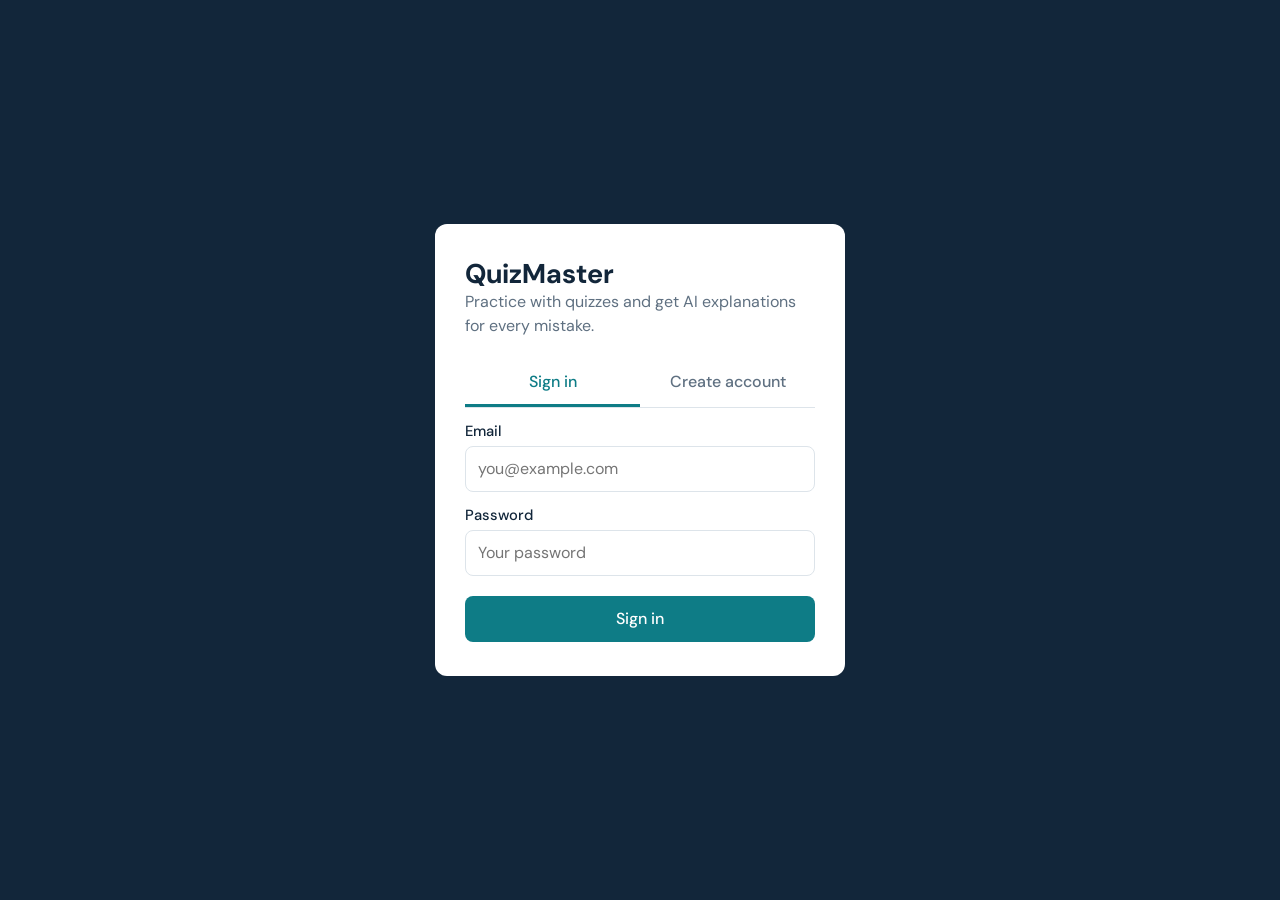
<file: src/main/resources/static/index.html>
<!DOCTYPE html>
<html lang="en">
<head>
  <meta charset="UTF-8">
  <meta name="viewport" content="width=device-width, initial-scale=1">
  <title>QuizMaster - Sign in</title>
  <link rel="stylesheet" href="css/style.css">
</head>
<body class="auth-page">
  <div class="auth-card">
    <h1>QuizMaster</h1>
    <p class="muted">Practice with quizzes and get AI explanations for every mistake.</p>

    <div class="tabs">
      <button id="tabLogin" class="tab active" onclick="switchTab('login')">Sign in</button>
      <button id="tabRegister" class="tab" onclick="switchTab('register')">Create account</button>
    </div>

    <div id="loginForm">
      <label for="lEmail">Email</label>
      <input id="lEmail" type="email" placeholder="you@example.com">
      <label for="lPass">Password</label>
      <input id="lPass" type="password" placeholder="Your password">
      <button class="btn full" onclick="login()">Sign in</button>
    </div>

    <div id="registerForm" class="hidden">
      <label for="rName">Name</label>
      <input id="rName" type="text" placeholder="Your name">
      <label for="rEmail">Email</label>
      <input id="rEmail" type="email" placeholder="you@example.com">
      <label for="rPass">Password</label>
      <input id="rPass" type="password" placeholder="At least 6 characters">
      <button class="btn full" onclick="register()">Create account</button>
    </div>
  </div>
  <div id="toast" class="toast"></div>
  <script src="js/app.js"></script>
  <script src="js/login.js"></script>
</body>
</html>
</file>
<file: src/main/resources/static/css/style.css>
@import url('https://fonts.googleapis.com/css2?family=DM+Sans:wght@400;500;700&display=swap');

:root {
  --ink: #12263a;
  --page: #f2f5f7;
  --surface: #ffffff;
  --line: #dde4ea;
  --muted: #5f7081;
  --primary: #0e7c86;
  --primary-dark: #0a5f67;
  --accent: #f2a30f;
  --ok: #1a8a4a;
  --ok-bg: #e6f5ec;
  --bad: #c0392b;
  --bad-bg: #fbeceb;
}

* { box-sizing: border-box; margin: 0; padding: 0; }
body { font-family: 'DM Sans', system-ui, -apple-system, 'Segoe UI', sans-serif; background: var(--page); color: var(--ink); line-height: 1.5; min-height: 100vh; }
h1, h2, h3 { line-height: 1.2; }
a { color: var(--primary); }
.muted { color: var(--muted); }
.hidden { display: none !important; }

/* ---------- navbar ---------- */
nav { display: flex; justify-content: space-between; align-items: center; padding: 14px 32px; background: var(--ink); color: #fff; }
.brand { font-weight: 700; font-size: 1.25rem; letter-spacing: .2px; }
.nav-right { display: flex; align-items: center; gap: 18px; }
.nav-right a { color: #cfe0ea; text-decoration: none; font-weight: 500; }
.nav-right a:hover { color: #fff; }
.pill { background: rgba(255,255,255,.12); padding: 4px 12px; border-radius: 99px; font-size: .9rem; }

/* ---------- layout ---------- */
.container { max-width: 1020px; margin: 0 auto; padding: 32px 20px 60px; }
.container h2 { margin-bottom: 14px; }
.section { margin-top: 38px; }
.grid { display: grid; grid-template-columns: repeat(auto-fill, minmax(280px, 1fr)); gap: 18px; }
.two-col { display: grid; grid-template-columns: 1.4fr 1fr; gap: 22px; }
@media (max-width: 760px) { .two-col { grid-template-columns: 1fr; } nav { padding: 12px 16px; } }

.card { background: var(--surface); border: 1px solid var(--line); border-radius: 10px; padding: 22px; }
.quiz-card { display: flex; flex-direction: column; gap: 10px; border-left: 5px solid var(--primary); }
.quiz-card p { color: var(--muted); flex: 1; font-size: .95rem; }
.tag { align-self: flex-start; background: #e3f2f3; color: var(--primary-dark); padding: 2px 10px; border-radius: 6px; font-size: .82rem; font-weight: 500; }

/* ---------- buttons & forms ---------- */
.btn { display: inline-block; background: var(--primary); color: #fff; border: 0; border-radius: 8px; padding: 11px 20px; font: inherit; font-weight: 500; cursor: pointer; text-decoration: none; text-align: center; }
.btn:hover { background: var(--primary-dark); }
.btn:focus-visible, .option:focus-visible, input:focus-visible, select:focus-visible, textarea:focus-visible { outline: 3px solid var(--accent); outline-offset: 2px; }
.btn:disabled { opacity: .6; cursor: not-allowed; }
.btn.ghost { background: transparent; border: 1px solid var(--line); color: var(--ink); }
.btn.ghost:hover { background: var(--page); }
.nav-right .btn.ghost { color: #fff; border-color: rgba(255,255,255,.35); }
.nav-right .btn.ghost:hover { background: rgba(255,255,255,.1); }
.btn.small { padding: 6px 14px; font-size: .88rem; }
.btn.danger { background: var(--bad); }
.btn.full { width: 100%; }

label { display: block; font-weight: 500; font-size: .92rem; margin: 12px 0 4px; }
input, select, textarea { width: 100%; padding: 10px 12px; border: 1px solid var(--line); border-radius: 8px; font: inherit; background: #fff; color: var(--ink); }
textarea { resize: vertical; min-height: 70px; }
.row { display: grid; grid-template-columns: 1fr 1fr; gap: 12px; }
.card .btn { margin-top: 16px; }
.quiz-card .btn { margin-top: 4px; }

/* ---------- tables ---------- */
table { width: 100%; border-collapse: collapse; font-size: .95rem; }
th { text-align: left; color: var(--muted); font-weight: 500; font-size: .85rem; padding: 8px 6px; border-bottom: 1px solid var(--line); }
td { padding: 10px 6px; border-bottom: 1px solid var(--line); }
tr:last-child td { border-bottom: 0; }
.rank { font-weight: 700; color: var(--accent); width: 28px; }

/* ---------- login ---------- */
.auth-page { display: flex; align-items: center; justify-content: center; padding: 20px; background: var(--ink); }
.auth-card { background: var(--surface); width: 100%; max-width: 410px; border-radius: 12px; padding: 34px 30px; }
.auth-card h1 { font-size: 1.7rem; }
.auth-card .btn { margin-top: 20px; }
.tabs { display: flex; margin: 22px 0 6px; border-bottom: 1px solid var(--line); }
.tab { flex: 1; background: none; border: 0; padding: 10px; font: inherit; font-weight: 500; color: var(--muted); cursor: pointer; border-bottom: 3px solid transparent; }
.tab.active { color: var(--primary); border-bottom-color: var(--primary); }

/* ---------- quiz page ---------- */
.quiz-wrap { max-width: 720px; margin: 0 auto; }
.progress { height: 8px; background: var(--line); border-radius: 99px; overflow: hidden; margin-bottom: 8px; }
.progress div { height: 100%; background: var(--primary); transition: width .25s; }
.q-count { color: var(--muted); font-size: .92rem; margin-bottom: 18px; }
.q-text { font-size: 1.4rem; margin-bottom: 22px; }
.option { display: flex; align-items: center; gap: 14px; width: 100%; text-align: left; background: #fff; border: 2px solid var(--line); border-radius: 10px; padding: 14px 16px; margin-bottom: 12px; font: inherit; cursor: pointer; color: var(--ink); }
.option:hover { border-color: var(--primary); }
.option .key { flex: none; width: 34px; height: 34px; border-radius: 8px; background: var(--page); display: grid; place-items: center; font-weight: 700; }
.option.selected { border-color: var(--primary); background: #e8f4f5; }
.option.selected .key { background: var(--primary); color: #fff; }
.nav-btns { display: flex; justify-content: space-between; margin-top: 22px; }
.nav-btns .btn { margin-top: 0; }

/* ---------- result ---------- */
.result { text-align: center; margin-bottom: 30px; }
.score-ring { --p: 0; width: 150px; height: 150px; border-radius: 50%; margin: 0 auto 18px; display: grid; place-items: center; background: conic-gradient(var(--accent) calc(var(--p) * 1%), var(--line) 0); }
.score-ring span { width: 118px; height: 118px; border-radius: 50%; background: var(--page); display: grid; place-items: center; font-size: 2rem; font-weight: 700; }
.review-item { background: #fff; border: 1px solid var(--line); border-left: 5px solid var(--line); border-radius: 8px; padding: 16px 18px; margin-bottom: 12px; }
.review-item p { margin-top: 6px; font-size: .95rem; }
.review-item.right { border-left-color: var(--ok); }
.review-item.wrong { border-left-color: var(--bad); }
.review-item .good { color: var(--ok); font-weight: 500; }
.review-item .bad { color: var(--bad); font-weight: 500; }
.review-item .btn { margin-top: 10px; }
.ai-box { margin-top: 10px; padding: 12px 14px; background: #fff8e6; border-radius: 8px; font-size: .95rem; }

/* ---------- toast ---------- */
.toast { position: fixed; bottom: 24px; left: 50%; transform: translateX(-50%) translateY(20px); padding: 12px 22px; border-radius: 8px; color: #fff; opacity: 0; pointer-events: none; transition: .25s; z-index: 50; max-width: 90%; }
.toast.show { opacity: 1; transform: translateX(-50%); }
.toast.ok { background: var(--ok); }
.toast.bad { background: var(--bad); }

@media (prefers-reduced-motion: reduce) { * { transition: none !important; } }
</file>
